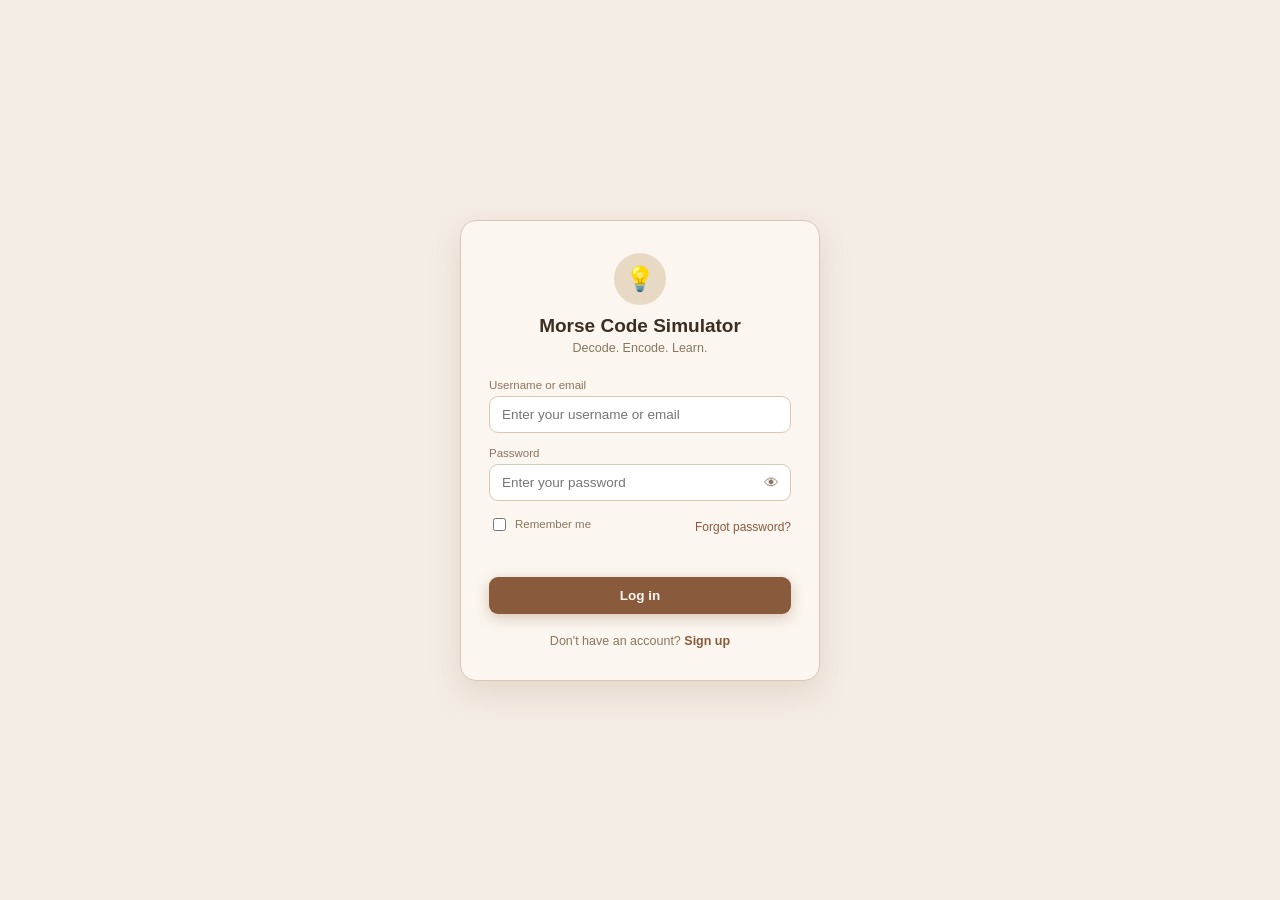
<file: index.html>
<!DOCTYPE html>
<html lang="en">
<head>
<meta charset="UTF-8" />
<meta name="viewport" content="width=device-width, initial-scale=1.0" />
<title>Log in — Morse Code Simulator</title>
<link rel="stylesheet" href="css/login.css" />
</head>
<body>

  <main class="auth-wrap">
    <div class="auth-card">

      <!-- Logo / brand -->
      <div class="auth-brand">
        <span class="auth-logo">&#128161;</span>
        <h1>Morse Code Simulator</h1>
        <p class="auth-subtitle">Decode. Encode. Learn.</p>
      </div>

      <!-- Login is checked by the local C backend against morse.db. -->
      <form id="loginForm" class="auth-form" novalidate>

        <label for="loginIdentifier">Username or email</label>
        <input
          type="text"
          id="loginIdentifier"
          name="loginIdentifier"
          placeholder="Enter your username or email"
          autocomplete="username"
          required
        />

        <label for="loginPassword">Password</label>
        <div class="password-field">
          <input
            type="password"
            id="loginPassword"
            name="loginPassword"
            placeholder="Enter your password"
            autocomplete="current-password"
            required
          />
          <button type="button" class="toggle-password" id="togglePassword" aria-label="Show password">
            &#128065;
          </button>
        </div>

        <div class="auth-row">
          <label class="remember-me">
            <input type="checkbox" id="rememberMe" />
            <span>Remember me</span>
          </label>
          <a href="#" class="link-muted" id="forgotPasswordLink">Forgot password?</a>
        </div>

        <p class="form-message" id="loginMessage"></p>

        <button type="submit" class="btn btn-primary full-width">Log in</button>

      </form>

      <p class="auth-switch" id="showSignupPrompt">Don't have an account? <a href="#signup" id="showSignup">Sign up</a></p>

      <form id="signupForm" class="auth-form hidden" novalidate>

        <label for="signupName">Name</label>
        <input
          type="text"
          id="signupName"
          name="name"
          placeholder="Enter your name"
          autocomplete="name"
          maxlength="255"
          required
        />

        <label for="signupUsername">Username</label>
        <input
          type="text"
          id="signupUsername"
          name="username"
          placeholder="Choose a username"
          autocomplete="username"
          maxlength="50"
          required
        />

        <label for="signupEmail">Email</label>
        <input
          type="email"
          id="signupEmail"
          name="email"
          placeholder="Enter your email"
          autocomplete="email"
          maxlength="254"
          required
        />

        <label for="signupPassword">Password</label>
        <input
          type="password"
          id="signupPassword"
          name="password"
          placeholder="Create a password"
          autocomplete="new-password"
          maxlength="255"
          required
        />

        <label for="signupConfirmPassword">Confirm password</label>
        <input
          type="password"
          id="signupConfirmPassword"
          name="confirmPassword"
          placeholder="Enter your password again"
          autocomplete="new-password"
          maxlength="255"
          required
        />

        <p class="form-message" id="signupMessage" role="status" aria-live="polite"></p>
        <button type="submit" class="btn btn-primary full-width" id="signupSubmit">Create account</button>
        <p class="auth-switch">Already have an account? <a href="#login" id="showLogin">Log in</a></p>

      </form>

    </div>
  </main>

<script src="js/login.js"></script>
</body>
</html>
</file>
<file: css/login.css>
:root {
  --bg-page: #F4EDE4;
  --bg-card: #FBF6EF;
  --bg-field: #FFFFFF;
  --border: #D9C9B4;
  --text-primary: #3C2E22;
  --text-secondary: #8A7660;
  --accent: #8A5A3C;
  --accent-dark: #704730;
  --accent-text: #FBF6EF;
  --danger: #B0453A;
  --success: #4C7A4A;
}
 
* {
  box-sizing: border-box;
}
 
body {
  margin: 0;
  font-family: -apple-system, "Segoe UI", Roboto, sans-serif;
  background: var(--bg-page);
  color: var(--text-primary);
}
 
/* ---------- Layout ---------- */
.auth-wrap {
  min-height: 100vh;
  display: flex;
  align-items: center;
  justify-content: center;
  padding: 20px;
}
 
.auth-card {
  background: var(--bg-card);
  border: 1px solid var(--border);
  border-radius: 16px;
  padding: 32px 28px;
  width: 100%;
  max-width: 360px;
  box-shadow: 0 12px 32px rgba(138, 90, 60, 0.15);
  animation: fadeInUp 0.5s ease both;
}

.hidden {
  display: none !important;
}
 
@keyframes fadeInUp {
  from {
    opacity: 0;
    transform: translateY(12px);
  }
  to {
    opacity: 1;
    transform: translateY(0);
  }
}
 
/* ---------- Brand ---------- */
.auth-brand {
  text-align: center;
  margin-bottom: 24px;
}
 
.auth-logo {
  display: inline-flex;
  align-items: center;
  justify-content: center;
  width: 52px;
  height: 52px;
  border-radius: 50%;
  background: #E8D9C4;
  font-size: 24px;
  margin-bottom: 10px;
}
 
.auth-brand h1 {
  font-size: 19px;
  font-weight: 700;
  margin: 0 0 4px;
  color: var(--text-primary);
}
 
.auth-subtitle {
  font-size: 12.5px;
  color: var(--text-secondary);
  margin: 0;
}
 
/* ---------- Form ---------- */
.auth-form {
  display: flex;
  flex-direction: column;
}
 
.auth-form label {
  font-size: 11.5px;
  color: var(--text-secondary);
  margin-bottom: 5px;
  font-weight: 500;
}
 
.auth-form input[type="text"],
.auth-form input[type="password"],
.auth-form input[type="email"] {
  width: 100%;
  border: 1px solid var(--border);
  border-radius: 9px;
  background: var(--bg-field);
  color: var(--text-primary);
  padding: 10px 12px;
  font-size: 13.5px;
  font-family: inherit;
  margin-bottom: 14px;
  transition: border-color 0.15s ease, box-shadow 0.15s ease;
}
 
.auth-form input:focus {
  outline: none;
  border-color: var(--accent);
  box-shadow: 0 0 0 3px rgba(138, 90, 60, 0.12);
}
 
/* Password field with show/hide toggle */
.password-field {
  position: relative;
}
 
.password-field input {
  padding-right: 40px;
}
 
.toggle-password {
  position: absolute;
  right: 8px;
  top: 50%;
  transform: translateY(-50%);
  margin-top: -7px; /* offsets the input's bottom margin so it centers visually */
  background: none;
  border: none;
  cursor: pointer;
  font-size: 15px;
  color: var(--text-secondary);
  padding: 4px;
  line-height: 1;
}
 
.toggle-password:hover {
  color: var(--accent);
}
 
/* Remember me + forgot password row */
.auth-row {
  display: flex;
  justify-content: space-between;
  align-items: center;
  margin-bottom: 18px;
}
 
.remember-me {
  display: flex;
  align-items: center;
  gap: 6px;
  font-size: 12px;
  color: var(--text-secondary);
  cursor: pointer;
}
 
.remember-me input {
  accent-color: var(--accent);
  cursor: pointer;
}
 
.link-muted {
  font-size: 12px;
  color: var(--accent);
  text-decoration: none;
}
 
.link-muted:hover {
  text-decoration: underline;
}
 
.form-message {
  font-size: 12px;
  min-height: 16px;
  margin: -8px 0 12px;
}
 
.form-message.error {
  color: var(--danger);
}
 
.form-message.success {
  color: var(--success);
}
 
/* ---------- Buttons ---------- */
.btn {
  border-radius: 9px;
  padding: 11px 12px;
  font-size: 13.5px;
  font-weight: 600;
  cursor: pointer;
  font-family: inherit;
  border: none;
  transition: transform 0.12s ease, filter 0.12s ease, box-shadow 0.12s ease;
}
 
.btn-primary {
  background: var(--accent);
  color: var(--accent-text);
  box-shadow: 0 4px 14px rgba(138, 90, 60, 0.3);
}
 
.btn-primary:hover {
  background: var(--accent-dark);
  transform: translateY(-1px);
  box-shadow: 0 6px 18px rgba(138, 90, 60, 0.38);
}
 
.btn-primary:active {
  transform: translateY(0);
}
 
.full-width {
  width: 100%;
}
 
/* ---------- Switch link ---------- */
.auth-switch {
  text-align: center;
  font-size: 12.5px;
  color: var(--text-secondary);
  margin: 20px 0 0;
}
 
.auth-switch a {
  color: var(--accent);
  font-weight: 600;
  text-decoration: none;
}
 
.auth-switch a:hover {
  text-decoration: underline;
}
</file>
<file: css/main.css>
:root {
  --bg-page: #F4EDE4;
  --bg-sidebar: #FBF6EF;
  --bg-card: #FFFFFF;
  --bg-field: #FFFFFF;
  --bg-chip: #EFE1CE;
  --border: #D9C9B4;
  --text-primary: #3C2E22;
  --text-secondary: #8A7660;
  --accent: #8A5A3C;
  --accent-dark: #704730;
  --accent-text: #FBF6EF;
  --danger: #B0453A;
  --success: #4C7A4A;
  --sidebar-width: 240px;
}
 
[data-theme="dark"] {
  --bg-page: #241F1B;
  --bg-sidebar: #2B2521;
  --bg-card: #2F2924;
  --bg-field: #231E1A;
  --bg-chip: #3D342C;
  --border: #4A4038;
  --text-primary: #EFE6DA;
  --text-secondary: #B5A692;
  --accent: #D9A98C;
  --accent-dark: #C68F6E;
  --accent-text: #241F1B;
  --danger: #E4938A;
  --success: #9AC79A;
}
 
* {
  box-sizing: border-box;
}
 
body {
  margin: 0;
  font-family: -apple-system, "Segoe UI", Roboto, sans-serif;
  background: var(--bg-page);
  color: var(--text-primary);
  transition: background 0.2s ease, color 0.2s ease;
}
 
a { color: inherit; }
 
/* ---------- App shell ---------- */
.app-shell {
  display: flex;
  min-height: 100vh;
}
 
/* ---------- Sidebar ---------- */
.sidebar {
  width: var(--sidebar-width);
  flex-shrink: 0;
  background: var(--bg-sidebar);
  border-right: 1px solid var(--border);
  display: flex;
  flex-direction: column;
  padding: 18px 14px;
  position: sticky;
  top: 0;
  height: 100vh;
  overflow-y: auto;
}
 
.sidebar-brand {
  display: flex;
  align-items: center;
  gap: 8px;
  padding: 6px 8px 18px;
  border-bottom: 1px solid var(--border);
  margin-bottom: 14px;
}
 
.brand-logo { font-size: 20px; }
 
.brand-text {
  font-size: 14px;
  font-weight: 700;
  line-height: 1.2;
}
 
.sidebar-nav {
  display: flex;
  flex-direction: column;
  gap: 2px;
  flex: 1;
}
 
.nav-item {
  display: flex;
  align-items: center;
  gap: 10px;
  background: none;
  border: none;
  text-align: left;
  padding: 10px 10px;
  border-radius: 9px;
  font-size: 13px;
  font-family: inherit;
  color: var(--text-secondary);
  cursor: pointer;
  transition: background 0.15s ease, color 0.15s ease;
}
 
.nav-item:hover {
  background: var(--bg-chip);
  color: var(--text-primary);
}
 
.nav-item.active {
  background: var(--accent);
  color: var(--accent-text);
  font-weight: 600;
}
 
.nav-icon { font-size: 15px; width: 18px; text-align: center; }
 
.nav-logout {
  margin-top: 10px;
  border-top: 1px solid var(--border);
  padding-top: 14px;
  color: var(--danger);
}
 
.nav-logout:hover {
  background: rgba(176, 69, 58, 0.1);
  color: var(--danger);
}
 
/* ---------- Mobile sidebar behavior ---------- */
.sidebar-overlay {
  display: none;
  position: fixed;
  inset: 0;
  background: rgba(0, 0, 0, 0.35);
  z-index: 20;
}
 
.hamburger {
  display: none;
  background: none;
  border: none;
  font-size: 20px;
  color: var(--text-primary);
  cursor: pointer;
  padding: 4px 8px;
}
 
@media (max-width: 880px) {
  .sidebar {
    position: fixed;
    left: 0;
    top: 0;
    z-index: 30;
    transform: translateX(-100%);
    transition: transform 0.2s ease;
  }
 
  .sidebar.open {
    transform: translateX(0);
  }
 
  .sidebar-overlay.open {
    display: block;
  }
 
  .hamburger {
    display: inline-block;
  }
}
 
/* ---------- Main area ---------- */
.main-area {
  flex: 1;
  min-width: 0;
  display: flex;
  flex-direction: column;
}
 
.topbar {
  display: flex;
  align-items: center;
  gap: 12px;
  padding: 16px 24px;
  border-bottom: 1px solid var(--border);
  background: var(--bg-page);
  position: sticky;
  top: 0;
  z-index: 10;
}
 
.page-title {
  font-size: 18px;
  font-weight: 700;
  margin: 0;
}
 
.content {
  padding: 24px;
  max-width: 1200px;
  width: 100%;
  margin: 0 auto;
}
 
/* ---------- Pages ---------- */
.page { display: none; }
.page.active { display: block; animation: fadeIn 0.25s ease both; }
 
@keyframes fadeIn {
  from { opacity: 0; transform: translateY(6px); }
  to { opacity: 1; transform: translateY(0); }
}
 
/* ---------- Cards (shared) ---------- */
.card {
  background: var(--bg-card);
  border: 1px solid var(--border);
  border-radius: 14px;
  padding: 20px;
  margin-bottom: 20px;
  box-shadow: 0 4px 14px rgba(138, 90, 60, 0.06);
}
 
.card h3 {
  margin: 0 0 10px;
  font-size: 15px;
  font-weight: 700;
}
 
.card h4 {
  margin: 0 0 8px;
  font-size: 14px;
  font-weight: 700;
}
 
.card p {
  font-size: 13px;
  color: var(--text-secondary);
  line-height: 1.5;
  margin: 0;
}
 
/* ---------- Buttons (shared) ---------- */
.btn {
  border-radius: 9px;
  padding: 10px 16px;
  font-size: 13px;
  font-weight: 600;
  cursor: pointer;
  font-family: inherit;
  border: none;
  transition: transform 0.12s ease, filter 0.12s ease, box-shadow 0.12s ease, background 0.12s ease;
}
 
.btn-primary {
  background: var(--accent);
  color: var(--accent-text);
  box-shadow: 0 4px 14px rgba(138, 90, 60, 0.25);
}
 
.btn-primary:hover {
  background: var(--accent-dark);
  transform: translateY(-1px);
}
 
.btn-secondary {
  background: var(--bg-field);
  color: var(--text-primary);
  border: 1px solid var(--border);
}
 
.btn-secondary:hover {
  background: var(--bg-chip);
}
 
.btn-icon {
  background: var(--bg-field);
  border: 1px solid var(--border);
  color: var(--text-secondary);
  padding: 8px 10px;
}
 
.btn-icon:hover {
  color: var(--accent);
  border-color: var(--accent);
}
 
/* ---------- HOME PAGE ---------- */
.hero {
  text-align: center;
  padding: 48px 20px;
  margin-bottom: 20px;
}
 
.hero-eyebrow {
  font-size: 13px;
  color: var(--accent);
  font-weight: 600;
  margin: 0 0 10px;
}
 
.hero h2 {
  font-size: 26px;
  font-weight: 700;
  line-height: 1.35;
  margin: 0 0 20px;
}
 
.info-card {
    background: var(--bg-card);
    border: 1px solid var(--border);
    border-radius: 12px;
    padding: 20px;
}
 
.example-grid {
  display: flex;
  flex-wrap: wrap;
  gap: 10px;
  margin: 14px 0;
}
 
.example-chip {
  background: var(--bg-chip);
  border-radius: 8px;
  padding: 8px 12px;
  font-family: "Courier New", monospace;
  font-size: 13px;
  color: var(--text-primary);
  display: flex;
  align-items: center;
  gap: 8px;
}
 
.example-chip span {
  font-weight: 700;
  font-family: -apple-system, sans-serif;
}
 
.sos-example {
  border-top: 1px solid var(--border);
  padding-top: 12px;
  margin-top: 8px;
}
 
.sos-label {
  font-size: 12px;
  color: var(--text-secondary);
  margin: 0 0 4px;
}
 
.sos-code {
  font-family: "Courier New", monospace;
  font-size: 16px;
  font-weight: 700;
  color: var(--accent);
  margin: 0;
}
 
.flow-diagram {
  display: flex;
  flex-direction: column;
  align-items: center;
  gap: 4px;
  padding: 10px 0;
}
 
.flow-step {
  background: var(--bg-chip);
  border-radius: 8px;
  padding: 10px 24px;
  font-weight: 700;
  font-size: 13px;
  letter-spacing: 0.04em;
}
 
.flow-arrow {
  color: var(--accent);
  font-size: 16px;
}
 
.three-col {
  display: grid;
  grid-template-columns: repeat(3, 1fr);
  gap: 16px;
}
 
@media (max-width: 760px) {
  .three-col { grid-template-columns: 1fr; }
}
 
/* ---------- DASHBOARD ---------- */
.welcome-line {
  font-size: 20px;
  font-weight: 700;
  margin: 0 0 16px;
}
 
.stat-grid {
  display: grid;
  grid-template-columns: repeat(5, 1fr);
  gap: 14px;
  margin-bottom: 20px;
}
 
@media (max-width: 960px) {
  .stat-grid { grid-template-columns: repeat(2, 1fr); }
}
@media (max-width: 500px) {
  .stat-grid { grid-template-columns: 1fr; }
}
 
.stat-card {
  background: var(--bg-card);
  border: 1px solid var(--border);
  border-radius: 12px;
  padding: 16px;
}
 
.stat-card .stat-icon { font-size: 18px; margin-bottom: 6px; display: block; }
.stat-card .stat-value { font-size: 22px; font-weight: 700; display: block; }
.stat-card .stat-label { font-size: 11.5px; color: var(--text-secondary); }
 
.dashboard-grid {
  display: grid;
  grid-template-columns: 1fr 1fr;
  gap: 16px;
}
 
@media (max-width: 760px) {
  .dashboard-grid { grid-template-columns: 1fr; }
}
 
.bar-chart {
  display: flex;
  align-items: flex-end;
  gap: 8px;
  height: 120px;
  padding-top: 10px;
}
 
.bar-chart .bar-col {
  flex: 1;
  display: flex;
  flex-direction: column;
  align-items: center;
  gap: 6px;
}
 
.bar-chart .bar {
  width: 100%;
  background: var(--accent);
  border-radius: 4px 4px 0 0;
}
 
.bar-chart .bar-label {
  font-size: 10px;
  color: var(--text-secondary);
}
 
.activity-list {
  list-style: none;
  margin: 0;
  padding: 0;
  display: flex;
  flex-direction: column;
  gap: 10px;
}
 
.activity-list li {
  display: flex;
  justify-content: space-between;
  align-items: center;
  font-size: 12.5px;
  border-bottom: 1px solid var(--border);
  padding-bottom: 8px;
}
 
.activity-list .activity-main { font-weight: 600; }
.activity-list .activity-type { color: var(--text-secondary); font-size: 11px; }
.activity-list .activity-time { color: var(--text-secondary); font-size: 11px; white-space: nowrap; }
 
.usage-bars { display: flex; flex-direction: column; gap: 10px; }
 
.usage-bar-row {
  display: flex;
  align-items: center;
  gap: 10px;
  font-size: 12px;
}
 
.usage-bar-track {
  flex: 1;
  height: 8px;
  background: var(--bg-chip);
  border-radius: 4px;
  overflow: hidden;
}
 
.usage-bar-fill {
  height: 100%;
  background: var(--accent);
  border-radius: 4px;
}
 
.quiz-stats {
  display: grid;
  grid-template-columns: repeat(3, 1fr);
  gap: 10px;
  text-align: center;
}
 
.quiz-stats div {
  background: var(--bg-chip);
  border-radius: 8px;
  padding: 10px;
}
 
.quiz-stats span {
  display: block;
  font-size: 18px;
  font-weight: 700;
}
 
.quiz-stats small {
  font-size: 10.5px;
  color: var(--text-secondary);
}
 
.dummy-note {
  font-size: 11px;
  color: var(--text-secondary);
  text-align: center;
  margin-top: 4px;
}
 
/* ---------- TRANSLATOR PAGE ---------- */
.translator-grid {
  display: grid;
  grid-template-columns: 1fr 1fr;
  gap: 16px;
}
 
@media (max-width: 760px) {
  .translator-grid { grid-template-columns: 1fr; }
}
 
.translator-card {
  display: flex;
  flex-direction: column;
}
 
.translator-head {
  display: flex;
  align-items: center;
  gap: 8px;
  margin-bottom: 10px;
}
 
.translator-icon { font-size: 17px; }
 
.translator-card textarea,
.translator-card input[type="text"] {
  width: 100%;
  border: 1px solid var(--border);
  border-radius: 9px;
  background: var(--bg-field);
  color: var(--text-primary);
  padding: 10px 12px;
  font-size: 13px;
  font-family: inherit;
  resize: none;
  min-height: 56px;
  transition: border-color 0.15s ease, box-shadow 0.15s ease;
}
 
.translator-card textarea:focus,
.translator-card input[type="text"]:focus {
  outline: none;
  border-color: var(--accent);
  box-shadow: 0 0 0 3px rgba(138, 90, 60, 0.12);
}
 
.char-counter {
  font-size: 10.5px;
  color: var(--text-secondary);
  text-align: right;
  margin: 3px 0 8px;
}
 
.output-box {
  border: 1px solid var(--border);
  border-radius: 9px;
  background: var(--bg-field);
  color: var(--accent);
  font-family: "Courier New", monospace;
  font-size: 13px;
  padding: 10px 12px;
  min-height: 50px;
  margin-bottom: 10px;
  word-break: break-word;
  flex: 1;
}
 
.btn-row {
  display: flex;
  gap: 8px;
}
 
.btn-row .btn-primary,
.btn-row .btn-secondary {
  flex: 1;
}
 
.backend-status {
  text-align: center;
  font-size: 12px;
  color: var(--text-secondary);
  margin-top: 16px;
}
 
.backend-status.online { color: var(--success); }
.backend-status.offline { color: var(--danger); }
 
/* ---------- REFERENCE PAGE ---------- */
.search-input {
  width: 100%;
  border: 1px solid var(--border);
  border-radius: 9px;
  background: var(--bg-field);
  color: var(--text-primary);
  padding: 9px 12px;
  font-size: 13px;
  font-family: inherit;
  margin-bottom: 14px;
}
 
.search-input:focus {
  outline: none;
  border-color: var(--accent);
}
 
.reference-grid {
  display: grid;
  grid-template-columns: repeat(6, 1fr);
  gap: 8px;
}
 
@media (max-width: 760px) {
  .reference-grid { grid-template-columns: repeat(3, 1fr); }
}
 
.reference-chip {
  background: var(--bg-chip);
  border-radius: 8px;
  padding: 10px;
  text-align: center;
  transition: transform 0.12s ease, background 0.12s ease;
}
 
.reference-chip:hover {
  background: var(--accent);
  color: var(--accent-text);
  transform: translateY(-2px);
}
 
.reference-chip .ref-char {
  font-weight: 700;
  font-size: 14px;
  display: block;
}
 
.reference-chip .ref-code {
  font-family: "Courier New", monospace;
  font-size: 12px;
}
 
/* ---------- HISTORY PAGE ---------- */
.history-controls {
  display: flex;
  gap: 10px;
  margin-bottom: 14px;
  flex-wrap: wrap;
}
 
.history-controls .search-input { flex: 1; margin-bottom: 0; min-width: 160px; }
 
.filter-select {
  border: 1px solid var(--border);
  border-radius: 9px;
  background: var(--bg-field);
  color: var(--text-primary);
  padding: 9px 10px;
  font-size: 13px;
  font-family: inherit;
}
 
.history-table {
  width: 100%;
  border-collapse: collapse;
  font-size: 12.5px;
}
 
.history-table th {
  text-align: left;
  color: var(--text-secondary);
  font-weight: 600;
  font-size: 11px;
  padding: 8px;
  border-bottom: 1px solid var(--border);
}
 
.history-table td {
  padding: 10px 8px;
  border-bottom: 1px solid var(--border);
}
 
.history-table .delete-row-btn {
  background: none;
  border: none;
  color: var(--danger);
  cursor: pointer;
  font-size: 13px;
}
 
/* ---------- QUIZ PAGE ---------- */
.quiz-card {
  max-width: 440px;
  margin: 0 auto;
}
 
.quiz-body {
  display: flex;
  flex-direction: column;
  gap: 12px;
}
 
.quiz-hint {
  font-size: 12px;
  color: var(--text-secondary);
  margin: 0;
}
 
.quiz-question {
  background: var(--bg-chip);
  border-radius: 9px;
  padding: 14px;
  font-size: 14px;
  text-align: center;
}
 
.quiz-options {
  display: flex;
  flex-direction: column;
  gap: 8px;
}
 
.quiz-option-btn {
  text-align: left;
  font-size: 13px;
  background: var(--bg-field);
  border: 1px solid var(--border);
  color: var(--text-primary);
  border-radius: 9px;
  padding: 10px 12px;
  cursor: pointer;
  font-family: inherit;
}
 
.quiz-option-btn:hover { border-color: var(--accent); }
.quiz-option-btn.correct { border-color: var(--success); color: var(--success); }
.quiz-option-btn.incorrect { border-color: var(--danger); color: var(--danger); }
 
.quiz-feedback { font-size: 12px; min-height: 16px; margin: 0; text-align: center; }
 
.hidden { display: none !important; }
 
/* ---------- PROFILE PAGE ---------- */
.profile-card {
  max-width: 400px;
  margin: 0 auto;
  text-align: center;
}
 
.profile-avatar {
  width: 68px;
  height: 68px;
  border-radius: 50%;
  background: var(--accent);
  color: var(--accent-text);
  font-size: 26px;
  font-weight: 700;
  display: flex;
  align-items: center;
  justify-content: center;
  margin: 0 auto 12px;
}
 
.profile-username,
.profile-email {
  font-size: 12.5px;
  color: var(--text-secondary);
  margin: 0 0 4px;
}
 
.profile-stats {
  display: grid;
  grid-template-columns: repeat(3, 1fr);
  gap: 8px;
  margin: 18px 0;
}
 
.profile-stats div {
  background: var(--bg-chip);
  border-radius: 8px;
  padding: 10px 6px;
  font-size: 10.5px;
  color: var(--text-secondary);
}
 
.profile-stats span {
  display: block;
  font-size: 17px;
  font-weight: 700;
  color: var(--text-primary);
}
 
.auth-form {
  display: flex;
  flex-direction: column;
  text-align: left;
  margin-top: 16px;
}
 
.auth-form label {
  font-size: 11px;
  color: var(--text-secondary);
  margin-bottom: 4px;
  font-weight: 500;
}
 
.auth-form input {
  border: 1px solid var(--border);
  border-radius: 8px;
  background: var(--bg-field);
  color: var(--text-primary);
  padding: 9px 10px;
  font-size: 13px;
  font-family: inherit;
  margin-bottom: 12px;
}
 
/* ---------- SETTINGS PAGE ---------- */
.settings-section label {
  font-size: 11px;
  color: var(--text-secondary);
  display: block;
  margin-bottom: 4px;
}
 
.settings-section input {
  width: 100%;
  border: 1px solid var(--border);
  border-radius: 8px;
  background: var(--bg-field);
  color: var(--text-primary);
  padding: 9px 10px;
  font-size: 13px;
  font-family: inherit;
  margin-bottom: 12px;
}
 
.toggle-row {
  display: flex;
  justify-content: space-between;
  align-items: center;
  font-size: 13px;
  padding: 8px 0;
}
 
/* Simple toggle switch */
.switch {
  position: relative;
  display: inline-block;
  width: 38px;
  height: 22px;
}
 
.switch input { opacity: 0; width: 0; height: 0; }
 
.slider {
  position: absolute;
  cursor: pointer;
  inset: 0;
  background: var(--border);
  border-radius: 22px;
  transition: 0.15s;
}
 
.slider::before {
  content: "";
  position: absolute;
  height: 16px;
  width: 16px;
  left: 3px;
  bottom: 3px;
  background: white;
  border-radius: 50%;
  transition: 0.15s;
}
 
.switch input:checked + .slider {
  background: var(--accent);
}
 
.switch input:checked + .slider::before {
  transform: translateX(16px);
}
</file>
